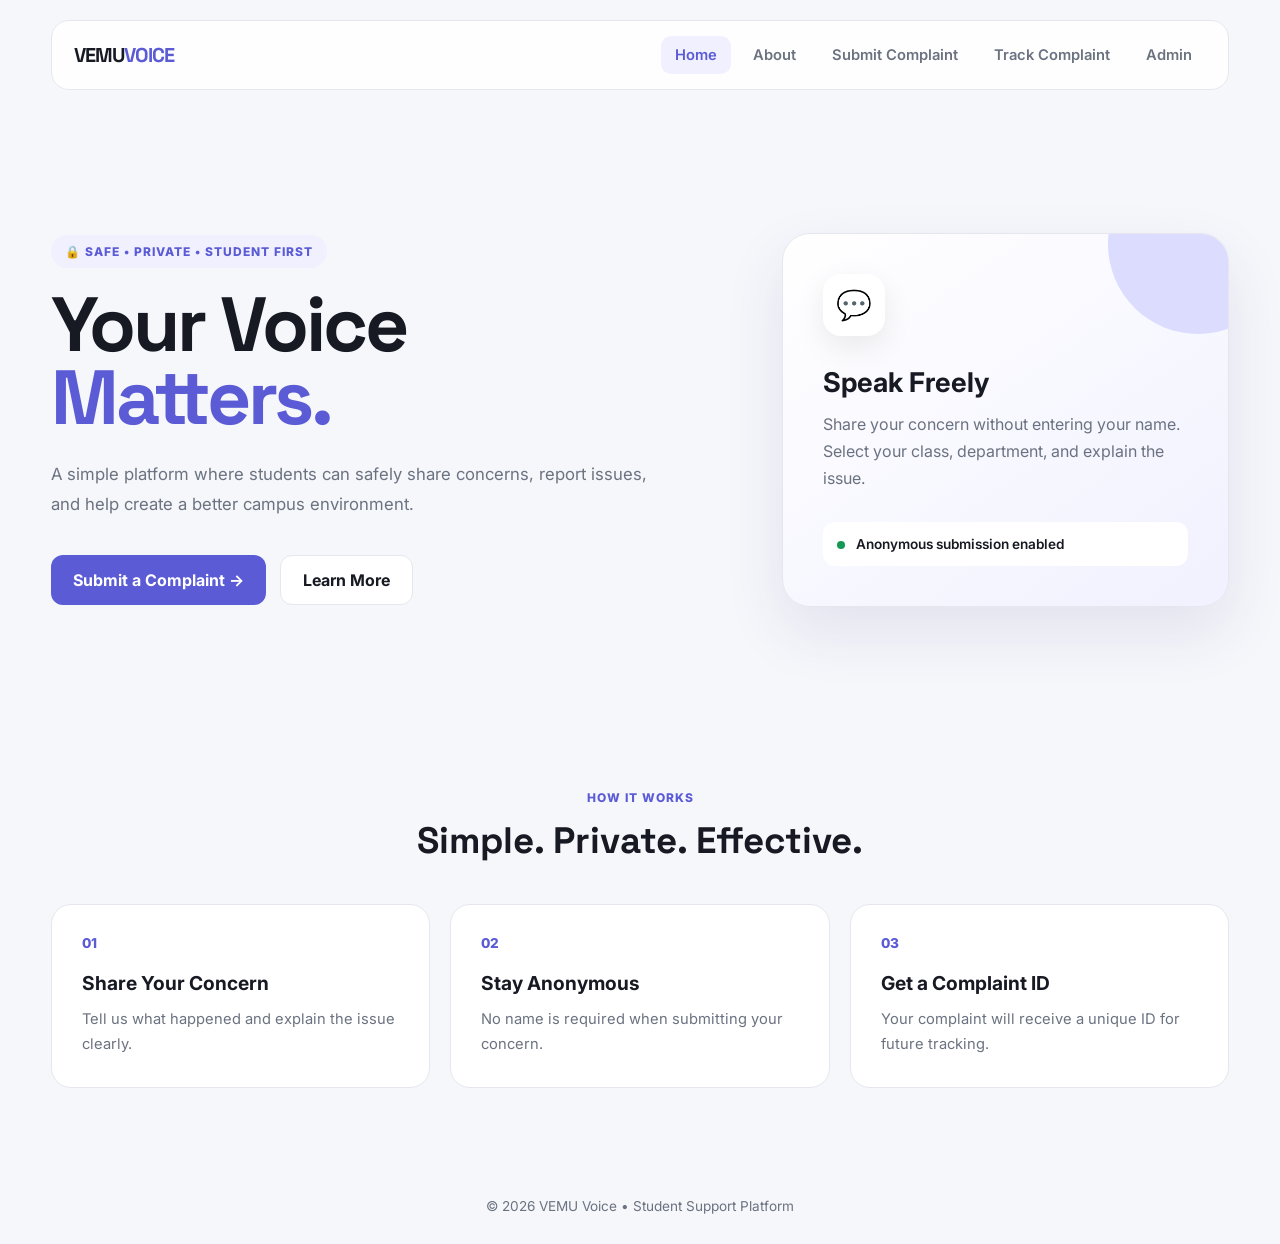
<file: index.html>
<!DOCTYPE html>
<html lang="en">

<head>
    <meta charset="UTF-8">
    <meta name="viewport" content="width=device-width, initial-scale=1.0">

    <title>VEMU Voice | Student Support Platform</title>

    <link rel="stylesheet" href="style.css">
</head>

<body>

    <!-- Navigation -->
    <nav class="navbar">

    <a href="index.html" class="logo">
        VEMU<span>VOICE</span>
    </a>

    <div class="nav-links">
            <a href="index.html" class="active">Home</a>
            <a href="about.html">About</a>
            <a href="contact.html">Submit Complaint</a>
            <a href="track.html">Track Complaint</a>
            <a href="admin-login.html">Admin</a>
        </div>

    </nav>


    <!-- Hero Section -->
    <main class="hero">

        <section class="hero-content">
            <p class="badge">🔒 SAFE • PRIVATE • STUDENT FIRST</p>

            <h1>
                Your Voice <br>
                <span>Matters.</span>
            </h1>

            <p class="hero-description">
                A simple platform where students can safely share concerns,
                report issues, and help create a better campus environment.
            </p>

            <div class="hero-buttons">
                <a href="contact.html" class="primary-btn">
                    Submit a Complaint →
                </a>

                <a href="about.html" class="secondary-btn">
                    Learn More
                </a>
            </div>
        </section>


        <section class="hero-card">

            <div class="floating-icon">💬</div>

            <h2>Speak Freely</h2>

            <p>
                Share your concern without entering your name.
                Select your class, department, and explain the issue.
            </p>

            <div class="mini-status">
                <span class="status-dot"></span>
                Anonymous submission enabled
            </div>

        </section>

    </main>


    <!-- Features -->
    <section class="features">

        <div class="section-heading">
            <p>HOW IT WORKS</p>
            <h2>Simple. Private. Effective.</h2>
        </div>

        <div class="feature-grid">

            <article class="feature-card">
                <div class="feature-number">01</div>
                <h3>Share Your Concern</h3>
                <p>
                    Tell us what happened and explain the issue clearly.
                </p>
            </article>

            <article class="feature-card">
                <div class="feature-number">02</div>
                <h3>Stay Anonymous</h3>
                <p>
                    No name is required when submitting your concern.
                </p>
            </article>

            <article class="feature-card">
                <div class="feature-number">03</div>
                <h3>Get a Complaint ID</h3>
                <p>
                    Your complaint will receive a unique ID for future tracking.
                </p>
            </article>

        </div>

    </section>


    <!-- Footer -->
    <footer>
        <p>© 2026 VEMU Voice • Student Support Platform</p>
    </footer>

    <script src="script.js"></script>

</body>

</html>
</file>
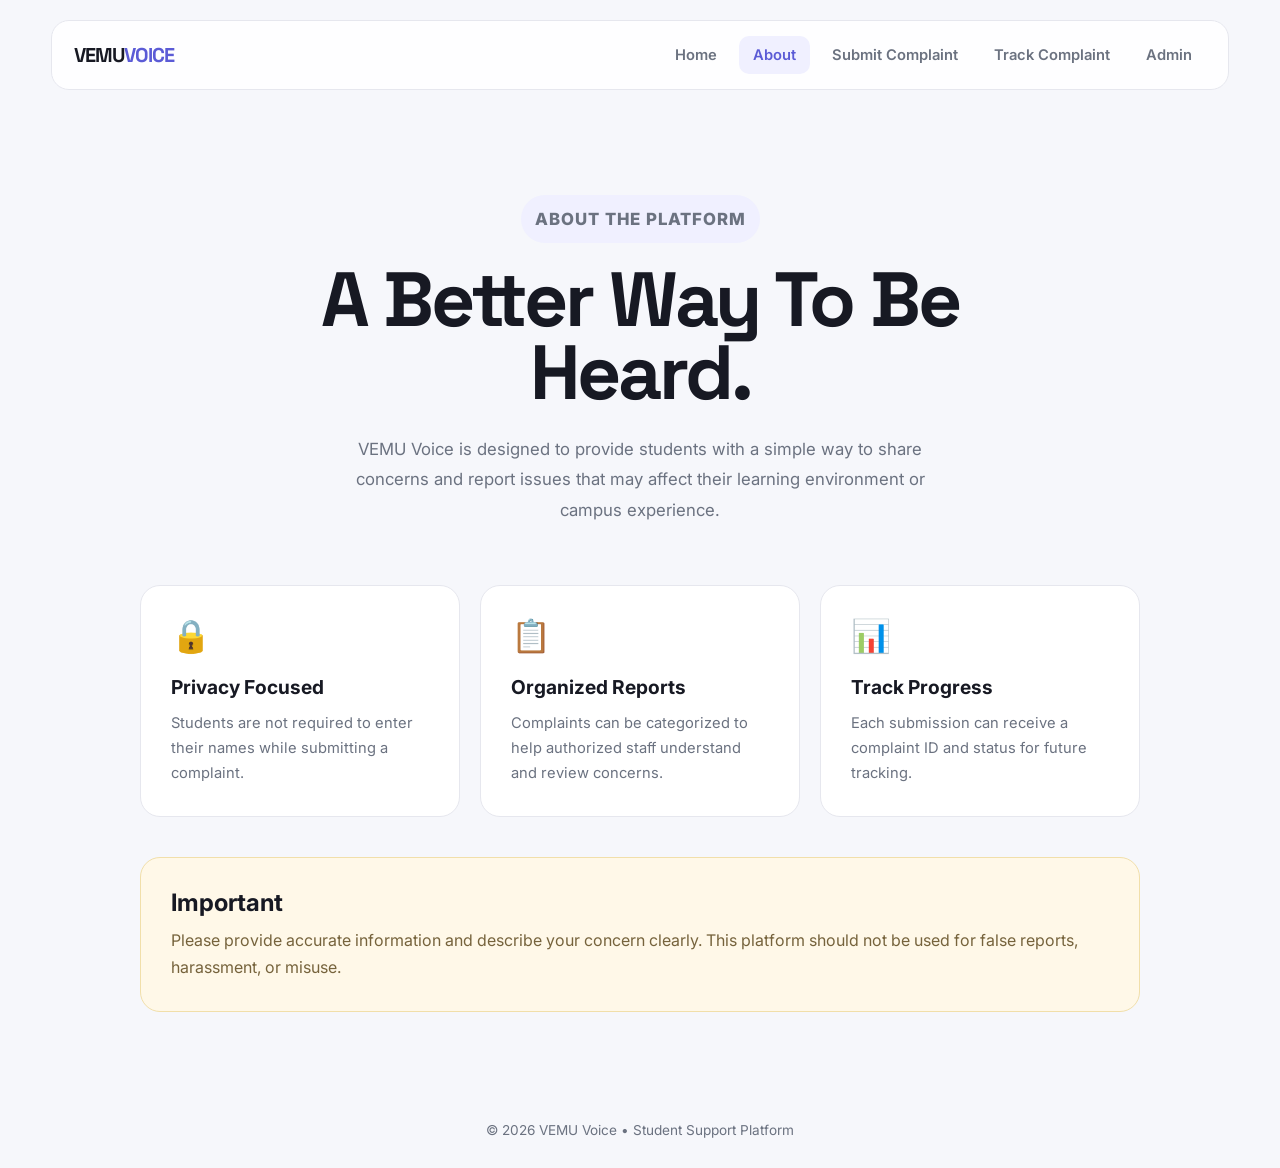
<file: about.html>
<!DOCTYPE html>
<html lang="en">

<head>
    <meta charset="UTF-8">
    <meta name="viewport" content="width=device-width, initial-scale=1.0">

    <title>About | VEMU Voice</title>

    <link rel="stylesheet" href="style.css">
</head>

<body>

    <nav class="navbar">
        <a href="index.html" class="logo">
            VEMU<span>VOICE</span>
        </a>

        <div class="nav-links">
            <a href="index.html">Home</a>
            <a href="about.html" class="active">About</a>
            <a href="contact.html">Submit Complaint</a>
            <a href="track.html">Track Complaint</a>
            <a href="admin-login.html">Admin</a>
        </div>
    </nav>


    <main class="page-container">

        <section class="page-header">
            <p class="badge">ABOUT THE PLATFORM</p>

            <h1>A Better Way To Be Heard.</h1>

            <p>
                VEMU Voice is designed to provide students with a simple
                way to share concerns and report issues that may affect
                their learning environment or campus experience.
            </p>
        </section>


        <section class="info-grid">

            <article class="info-card">
                <div class="card-icon">🔒</div>
                <h2>Privacy Focused</h2>

                <p>
                    Students are not required to enter their names while
                    submitting a complaint.
                </p>
            </article>


            <article class="info-card">
                <div class="card-icon">📋</div>
                <h2>Organized Reports</h2>

                <p>
                    Complaints can be categorized to help authorized staff
                    understand and review concerns.
                </p>
            </article>


            <article class="info-card">
                <div class="card-icon">📊</div>
                <h2>Track Progress</h2>

                <p>
                    Each submission can receive a complaint ID and status
                    for future tracking.
                </p>
            </article>

        </section>


        <section class="important-note">

            <h2>Important</h2>

            <p>
                Please provide accurate information and describe your concern
                clearly. This platform should not be used for false reports,
                harassment, or misuse.
            </p>

        </section>

    </main>


    <footer>
        <p>© 2026 VEMU Voice • Student Support Platform</p>
    </footer>

    <script src="script.js"></script>

</body>

</html>
</file>
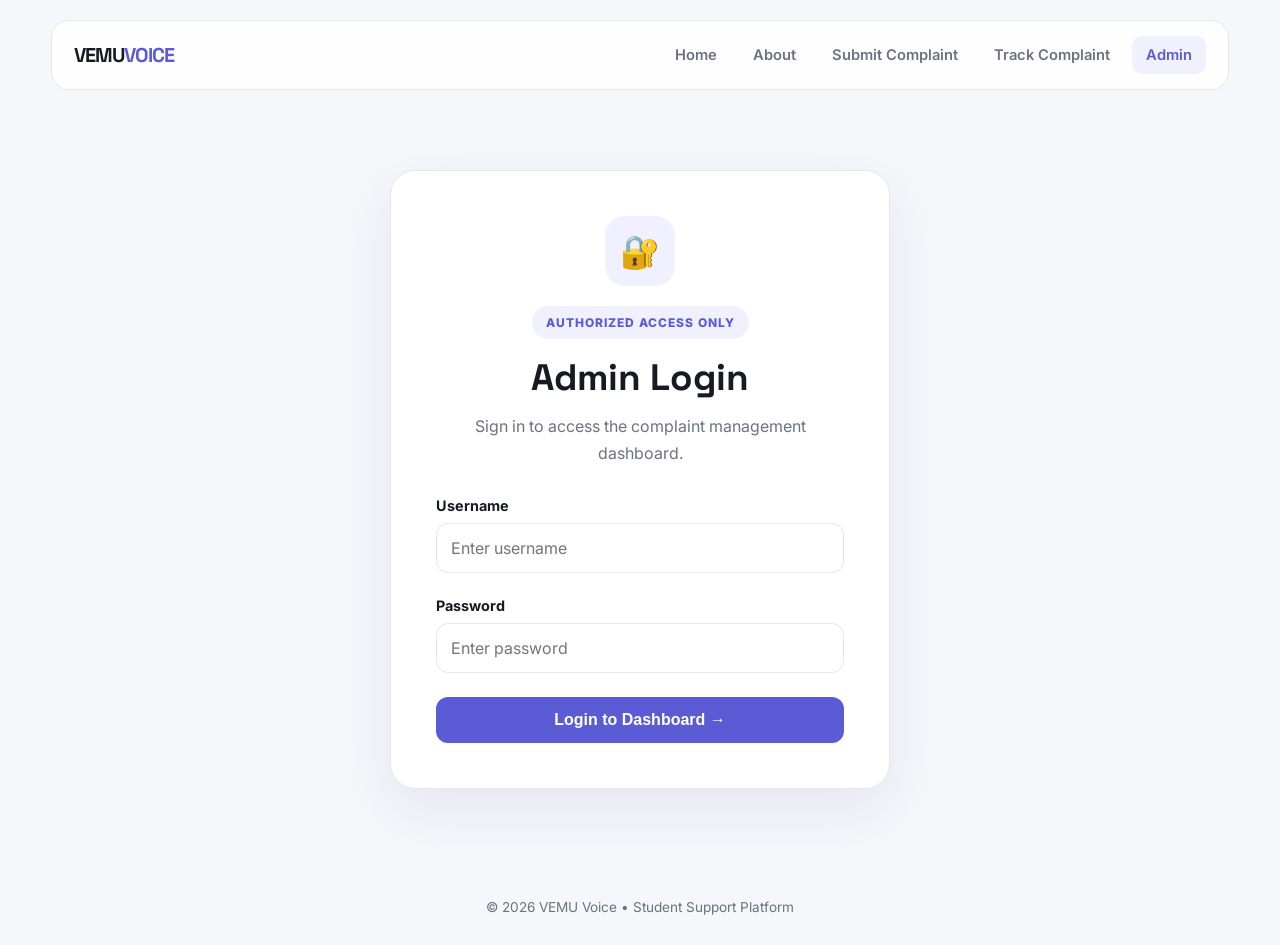
<file: admin-dashboard.html>
<!DOCTYPE html>
<html lang="en">

<head>

    <meta charset="UTF-8">

    <meta name="viewport"
          content="width=device-width, initial-scale=1.0">

    <title>Admin Dashboard | Complaint Management</title>

    <link rel="stylesheet"
          href="admin-dashboard.css">

</head>


<body>


<!-- =========================================================
     SIDEBAR
========================================================= -->

<aside class="sidebar">

    <div class="sidebar-logo">

        <div class="logo-icon">
            Vv
        </div>

        <div>

            <h2>
                VemuVoice
            </h2>

            <span>
                Admin Panel
            </span>

        </div>

    </div>


    <nav class="sidebar-nav">

        <a href="admin-dashboard.html"
           class="nav-item active">

            <span>
                📊
            </span>

            Dashboard

        </a>


        <a href="index.html"
           class="nav-item">

            <span>
                🏠
            </span>

            Main Website

        </a>

    </nav>


    <div class="sidebar-bottom">

        <div class="admin-profile">

            <div class="admin-avatar">
                A
            </div>

            <div>

                <strong>
                    Administrator
                </strong>

                <span>
                    System Admin
                </span>

            </div>

        </div>


        <button id="logoutButton"
                class="logout-btn">

            🚪 Logout

        </button>

    </div>

</aside>



<!-- =========================================================
     MAIN CONTENT
========================================================= -->

<main class="main-content">


    <!-- TOP BAR -->

    <header class="topbar">

        <div>

            <p class="eyebrow">
                ADMINISTRATION
            </p>

            <h1>
                Complaint Dashboard
            </h1>

            <p class="subtitle">
                Monitor, review and manage student complaints.
            </p>

        </div>


        <button id="refreshComplaints"
                class="refresh-btn">

            🔄 Refresh

        </button>

    </header>



    <!-- =====================================================
         STATISTICS
    ===================================================== -->

    <section class="stats-grid">


        <div class="stat-card">

            <div class="stat-icon total">
                📋
            </div>

            <div>

                <span>
                    Total Complaints
                </span>

                <strong id="totalComplaints">
                    0
                </strong>

            </div>

        </div>



        <div class="stat-card">

            <div class="stat-icon submitted">
                🟡
            </div>

            <div>

                <span>
                    Submitted
                </span>

                <strong id="submittedCount">
                    0
                </strong>

            </div>

        </div>



        <div class="stat-card">

            <div class="stat-icon review">
                🔵
            </div>

            <div>

                <span>
                    Under Review
                </span>

                <strong id="reviewCount">
                    0
                </strong>

            </div>

        </div>



        <div class="stat-card">

            <div class="stat-icon resolved">
                🟢
            </div>

            <div>

                <span>
                    Resolved
                </span>

                <strong id="resolvedCount">
                    0
                </strong>

            </div>

        </div>


    </section>



    <!-- =====================================================
         COMPLAINT SECTION
    ===================================================== -->

    <section class="complaints-section">


        <!-- SECTION HEADER -->

        <div class="section-header">

            <div>

                <h2>
                    All Complaints
                </h2>

                <p>
                    Review and manage submitted complaints.
                </p>

            </div>

        </div>



        <!-- =================================================
             SEARCH + FILTER
        ================================================= -->

        <div class="controls">


            <div class="search-box">

                <span>
                    🔍
                </span>

                <input
                    type="text"
                    id="searchComplaint"
                    placeholder="Search by Complaint ID, Roll No., Branch or Sent To..."
                    autocomplete="off"
                >

            </div>



            <div class="filter-box">

                <label for="statusFilter">
                    Status
                </label>

                <select id="statusFilter">

                    <option value="All">
                        All Status
                    </option>

                    <option value="Submitted">
                        Submitted
                    </option>

                    <option value="Under Review">
                        Under Review
                    </option>

                    <option value="In Progress">
                        In Progress
                    </option>

                    <option value="Resolved">
                        Resolved
                    </option>

                </select>

            </div>


        </div>



        <!-- =================================================
             TABLE
        ================================================= -->

        <div class="table-wrapper">

            <table>

                <thead>

                    <tr>

                        <th>
                            Complaint ID
                        </th>

                        <th>
                            Roll No.
                        </th>

                        <th>
                            Class / Branch
                        </th>

                        <th>
                            Category
                        </th>

                        <th>
                            Sent To
                        </th>

                        <th>
                            Status
                        </th>

                        <th>
                            Submitted
                        </th>

                        <th>
                            Action
                        </th>

                    </tr>

                </thead>


                <tbody id="complaintsContainer">

                    <tr>

                        <td
                            colspan="8"
                            class="empty-table"
                        >

                            Loading complaints...

                        </td>

                    </tr>

                </tbody>

            </table>

        </div>


    </section>


</main>



<!-- =========================================================
     COMPLAINT MODAL
========================================================= -->

<div id="complaintModal"
     class="modal">


    <div class="modal-content">


        <!-- MODAL HEADER -->

        <div class="modal-header">

            <div>

                <span class="modal-eyebrow">
                    COMPLAINT DETAILS
                </span>

                <h2 id="modalComplaintId">
                    CMP-XXXXXXXX
                </h2>

            </div>


            <button id="closeModal"
                    class="close-modal">

                ×

            </button>

        </div>



        <!-- =================================================
             COMPLAINT INFORMATION
        ================================================= -->

        <div class="complaint-info-grid">


            <div class="info-item">

                <span>
                    Roll No.
                </span>

                <strong id="modalRollNo">
                    -
                </strong>

            </div>


            <div class="info-item">

                <span>
                    Year
                </span>

                <strong id="modalYear">
                    -
                </strong>

            </div>


            <div class="info-item">

                <span>
                    Branch
                </span>

                <strong id="modalBranch">
                    -
                </strong>

            </div>


            <div class="info-item">

                <span>
                    Category
                </span>

                <strong id="modalCategory">
                    -
                </strong>

            </div>


            <div class="info-item">

                <span>
                    Sent To
                </span>

                <strong id="modalRecipient">
                    -
                </strong>

            </div>


            <div class="info-item">

                <span>
                    Submitted
                </span>

                <strong id="modalDate">
                    -
                </strong>

            </div>


        </div>



        <!-- =================================================
             STATUS MANAGEMENT
        ================================================= -->

        <div class="status-management">


            <div class="current-status">

                <span>
                    Current Status
                </span>

                <strong id="modalStatus">
                    Submitted
                </strong>

            </div>



            <div class="status-control">

                <label for="statusSelect">
                    Change Status
                </label>

                <select id="statusSelect">

                    <option value="Submitted">
                        Submitted
                    </option>

                    <option value="Under Review">
                        Under Review
                    </option>

                    <option value="In Progress">
                        In Progress
                    </option>

                    <option value="Resolved">
                        Resolved
                    </option>

                </select>


                <button
                    id="updateStatusButton"
                    class="update-status-btn"
                >

                    ✓ Update Status

                </button>


                <p id="statusUpdateMessage"
                   class="status-update-message">
                </p>

            </div>


        </div>



        <!-- =================================================
             DESCRIPTION
        ================================================= -->

        <div class="description-box">

            <span>
                Complaint Description
            </span>

            <p id="modalMessage">
                -
            </p>

        </div>


    </div>

</div>



<!-- =========================================================
     JAVASCRIPT
========================================================= -->

<script src="script.js"></script>


</body>

</html>
</file>
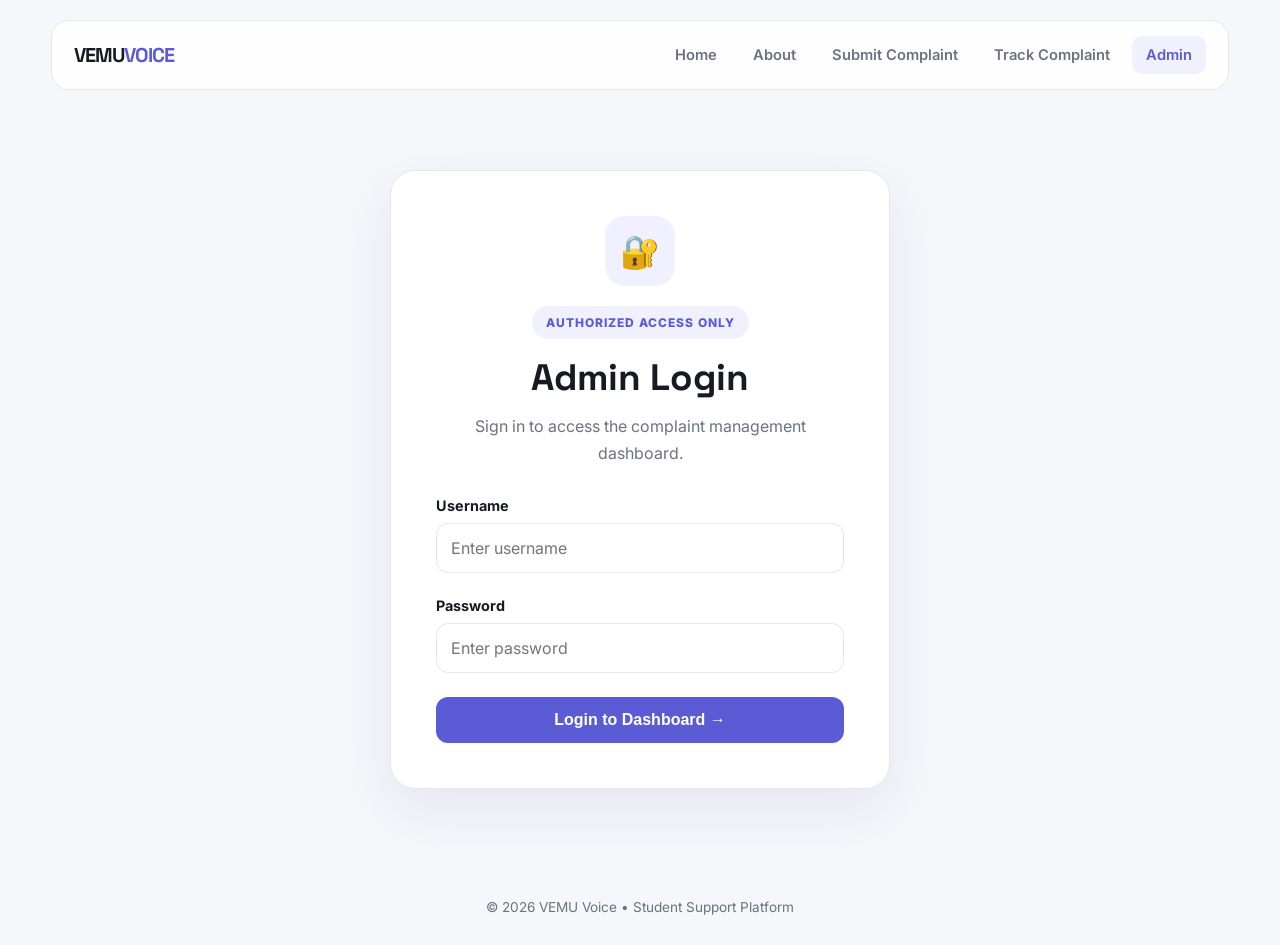
<file: admin-login.html>
<!DOCTYPE html>
<html lang="en">

<head>
    <meta charset="UTF-8">
    <meta name="viewport" content="width=device-width, initial-scale=1.0">

    <title>Admin Login | VEMU Voice</title>

    <link rel="stylesheet" href="style.css">
</head>

<body>

    <nav class="navbar">

        <a href="index.html" class="logo">
            VEMU<span>VOICE</span>
        </a>

    <div class="nav-links">
        <a href="index.html">Home</a>
        <a href="about.html">About</a>
        <a href="contact.html">Submit Complaint</a>
        <a href="track.html">Track Complaint</a>
        <a href="admin-login.html" class="active">Admin</a>
    </div>

    </nav>


    <main class="admin-login-page">

        <section class="admin-login-card">

            <div class="admin-icon">🔐</div>

            <p class="badge">AUTHORIZED ACCESS ONLY</p>

            <h1>Admin Login</h1>

            <p class="admin-description">
                Sign in to access the complaint management dashboard.
            </p>


            <form id="adminLoginForm">

                <div class="input-group">

                    <label for="adminUsername">
                        Username
                    </label>

                    <input
                        type="text"
                        id="adminUsername"
                        placeholder="Enter username"
                        required
                    >

                </div>


                <div class="input-group">

                    <label for="adminPassword">
                        Password
                    </label>

                    <input
                        type="password"
                        id="adminPassword"
                        placeholder="Enter password"
                        required
                    >

                </div>


                <button type="submit" class="submit-btn">
                    Login to Dashboard →
                </button>

            </form>


            <div
                id="loginError"
                class="login-error hidden"
            >
                Invalid username or password.
            </div>

        </section>

    </main>


    <footer>
        <p>© 2026 VEMU Voice • Student Support Platform</p>
    </footer>


    <script src="script.js"></script>

</body>

</html>
</file>
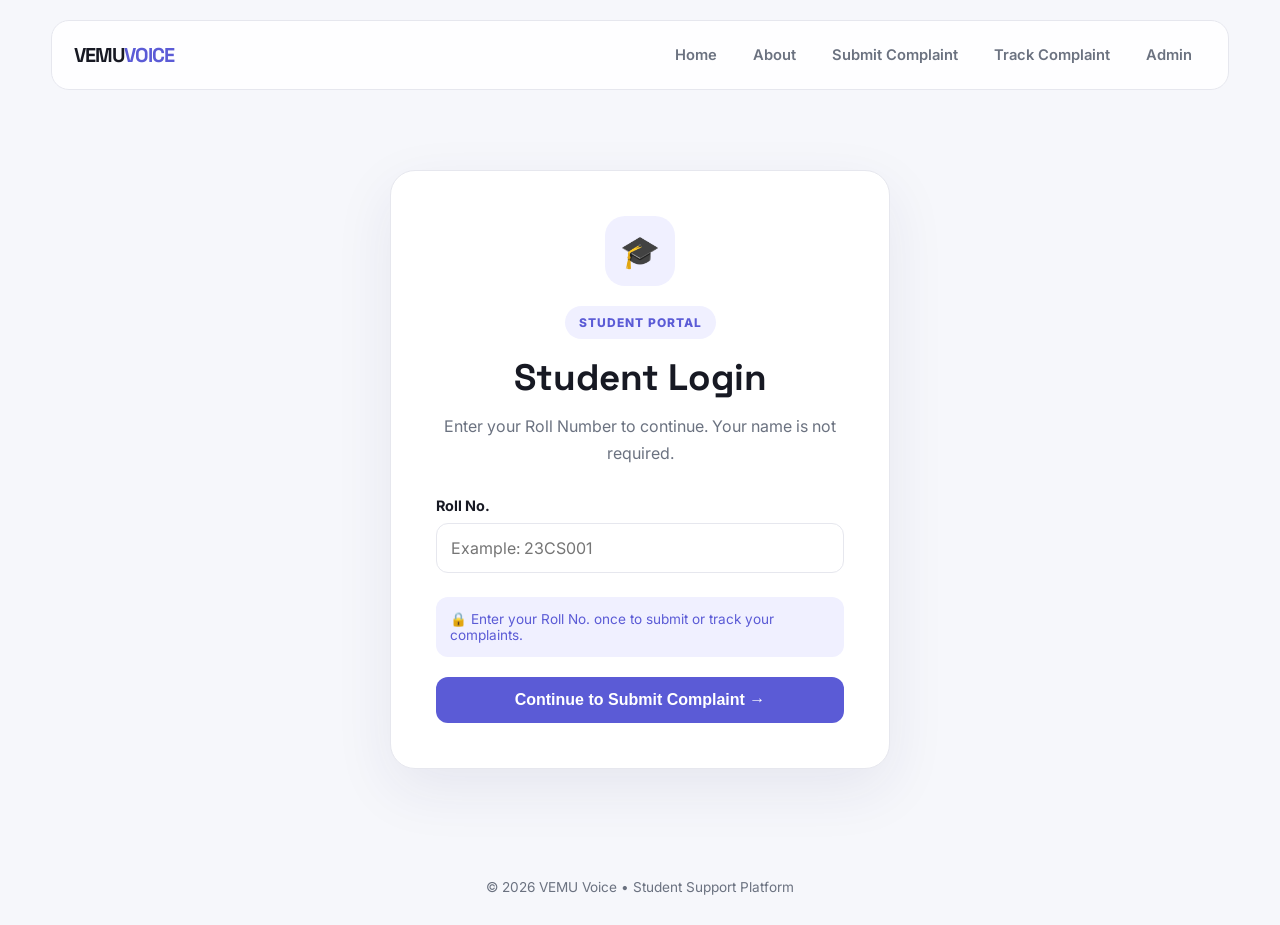
<file: contact.html>
<!DOCTYPE html>
<html lang="en">

<head>
    <meta charset="UTF-8">
    <meta name="viewport" content="width=device-width, initial-scale=1.0">

    <title>Submit Complaint | VEMU Voice</title>
 
    <link rel="stylesheet" href="style.css">
</head>

<body>

    <nav class="navbar">
        <a href="index.html" class="logo">
            VEMU<span>VOICE</span>
        </a>
        <div class="nav-links">
            <a href="index.html">Home</a>
            <a href="about.html">About</a>
            <a href="contact.html" class="active">Submit Complaint</a>
            <a href="track.html">Track Complaint</a>
            <a href="admin-login.html">Admin</a>
        </div>
    </nav>


    <main class="complaint-page">

        <section class="form-intro">

            <p class="badge">STUDENT SUPPORT</p>

            <h1>Share Your Concern</h1>

            <p>
                Your name is not required. Please provide enough information
                to help the appropriate authorized staff understand the concern.
            </p>

        </section>


        <section class="form-card">

            <form id="complaintForm">

                <div class="form-row">

                    <div class="input-group">
                        <label for="year">Class / Year</label>

                        <select id="year" required>
                            <option value="">Select your year</option>
                            <option value="1st Year">1st Year</option>
                            <option value="2nd Year">2nd Year</option>
                            <option value="3rd Year">3rd Year</option>
                            <option value="4th Year">4th Year</option>
                        </select>
                    </div>

                    <div class="input-group">
                        <label for="branch">Classroom / Branch</label>

                        <input
                            type="text"
                            id="branch"
                            placeholder="Example: CSE - AI & DS"
                            required
                        >
                    </div>

                </div>


                <div class="form-row">

                    <div class="input-group">

                        <label for="category">Complaint Category</label>

                        <select id="category" required>
                            <option value="">Select a category</option>
                            <option value="Academic">Academic</option>
                            <option value="Faculty">Faculty</option>
                            <option value="Infrastructure">Infrastructure</option>
                            <option value="Hostel">Hostel</option>
                            <option value="Transport">Transport</option>
                            <option value="Canteen">Canteen</option>
                            <option value="Examination">Examination</option>
                            <option value="Fees">Fees</option>
                            <option value="student related - concern">student related - concern</option>
                            <option value="Other">Other</option>
                        </select>

                    </div>

                    <div class="input-group">

                        <label for="recipient">Send Complaint To</label>

                        <select id="recipient" required>
                            <option value="">Select recipient</option>
                            <option value="Class Teacher">Class Teacher</option>
                            <option value="HOD">HOD</option>
                            <option value="Principal">Principal</option>
                        </select>

                    </div>

                </div>


                <div class="input-group">

                    <label for="message">
                        Complaint Description
                    </label>

                    <textarea
                        id="message"
                        maxlength="1000"
                        placeholder="Describe your concern clearly. If necessary, you may include relevant details to help explain the situation."
                        required></textarea>

                    <div class="text-info">

                        <span>Please be clear and respectful.</span>

                        <span id="charCount">0 / 1000</span>

                    </div>

                </div>


                <div class="privacy-note">
                    🔒 Your name is not requested in this form.
                </div>


                <button type="submit" class="submit-btn">
                    Submit Complaint →
                </button>

            </form>

        </section>

    </main>


    <footer>
        <p>© 2026 VEMU Voice • Student Support Platform</p>
    </footer>

    <script src="script.js"></script>

</body>

</html>
</file>
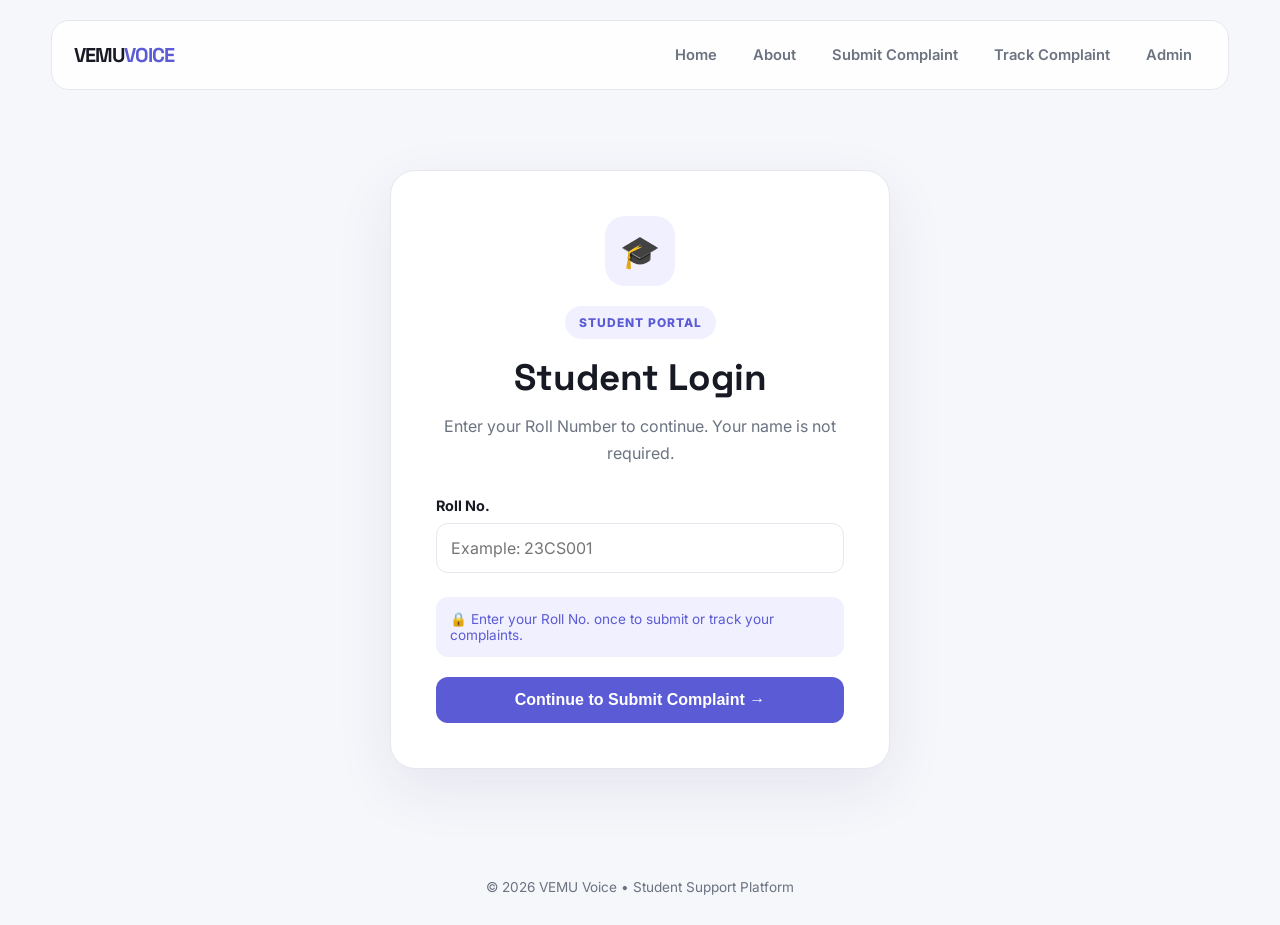
<file: login.html>
<!DOCTYPE html>
<html lang="en">

<head>
    <meta charset="UTF-8">
    <meta name="viewport" content="width=device-width, initial-scale=1.0">

    <title>Student Login | VEMU Voice</title>

    <link rel="stylesheet" href="style.css">
</head>

<body>

    <nav class="navbar">
        <a href="index.html" class="logo">
            VEMU<span>VOICE</span>
        </a>

        <div class="nav-links">
            <a href="index.html">Home</a>
            <a href="about.html">About</a>
            <a href="contact.html">Submit Complaint</a>
            <a href="track.html">Track Complaint</a>
            <a href="admin-login.html">Admin</a>
        </div>
    </nav>


    <main class="admin-login-page">

        <section class="admin-login-card">

            <div class="admin-icon">🎓</div>

            <p class="badge">STUDENT PORTAL</p>

            <h1>Student Login</h1>

            <p class="admin-description">
                Enter your Roll Number to continue. Your name is not required.
            </p>


            <form id="studentLoginForm">

                <div class="input-group">

                    <label for="studentRollNumber">
                        Roll No.
                    </label>

                    <input
                        type="text"
                        id="studentRollNumber"
                        placeholder="Example: 23CS001"
                        autocomplete="off"
                        required
                    >

                </div>


                <div class="privacy-note" style="text-align: left; margin-bottom: 20px;">
                    🔒 Enter your Roll No. once to submit or track your complaints.
                </div>


                <button type="submit" class="submit-btn">
                    Continue to Submit Complaint →
                </button>

            </form>


            <div
                id="studentLoginError"
                class="login-error hidden"
            >
                Please enter a valid Roll Number.
            </div>

        </section>

    </main>


    <footer>
        <p>© 2026 VEMU Voice • Student Support Platform</p>
    </footer>


    <script src="script.js"></script>

</body>

</html>
</file>
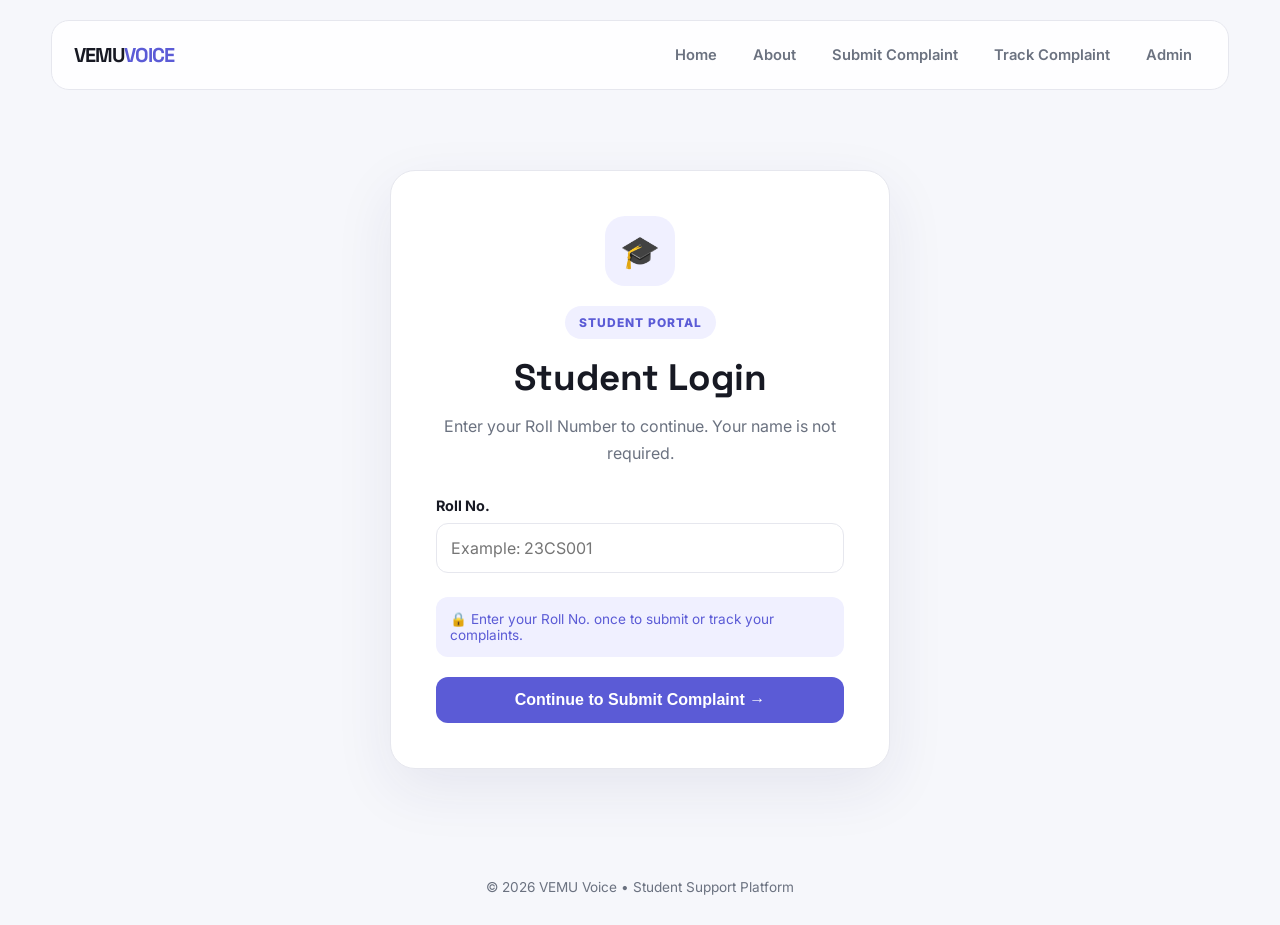
<file: success.html>
<!DOCTYPE html>
<html lang="en">

<head>
    <meta charset="UTF-8">
    <meta name="viewport" content="width=device-width, initial-scale=1.0">

    <title>Complaint Submitted | VEMU Voice</title>

    <link rel="stylesheet" href="style.css">
</head>

<body>

    <!-- Navigation containing ONLY Home, Submit Complaint, Track Complaint -->
    <nav class="navbar">
        <a href="index.html" class="logo">
            VEMU<span>VOICE</span>
        </a>

        <div class="nav-links">
            <a href="index.html">Home</a>
            <a href="contact.html">Submit Complaint</a>
            <a href="track.html">Track Complaint</a>
        </div>
    </nav>


    <main class="complaint-page">

        <section class="form-intro">

            <p class="badge">✓ SUBMISSION COMPLETE</p>

            <h1>Complaint Submitted</h1>

            <p>
                Your concern has been submitted successfully and registered in the system.
            </p>

        </section>


        <section class="form-card">

            <div class="success-box">

                <div class="success-icon">✓</div>

                <h2>Thank You for Speaking Up</h2>

                <p>
                    Your complaint has been forwarded to the selected authority for review.
                </p>

                <div class="complaint-id">
                    <span>YOUR UNIQUE COMPLAINT ID</span>
                    <strong id="displayComplaintId">CMP-XXXXXXXX</strong>
                </div>

                <p class="save-note">
                    ⚠️ Please copy and save this Complaint ID. You will need it to track your complaint's progress.
                </p>

                <div class="hero-buttons" style="justify-content: center; margin-top: 25px;">
                    <a id="trackComplaintBtn" href="track.html" class="primary-btn">
                        Track This Complaint 🔍
                    </a>

                    <a href="contact.html" class="secondary-btn">
                        Submit Another Concern
                    </a>
                </div>

            </div>

        </section>

    </main>


    <footer>
        <p>© 2026 VEMU Voice • Student Support Platform</p>
    </footer>

    <script src="script.js"></script>

</body>

</html>
</file>
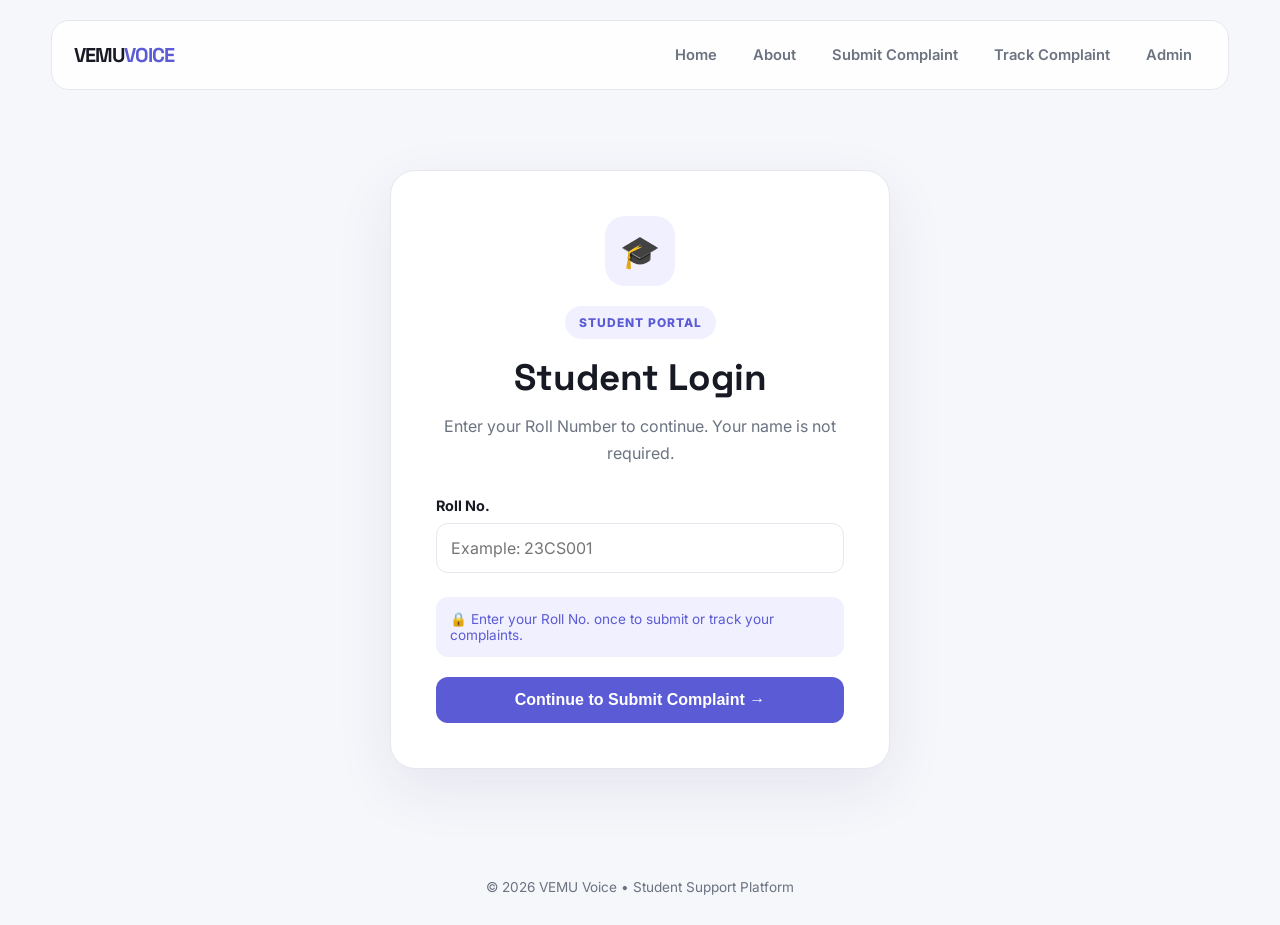
<file: track.html>
<!DOCTYPE html>
<html lang="en">

<head>
    <meta charset="UTF-8">
    <meta name="viewport" content="width=device-width, initial-scale=1.0">

    <title>Track Complaint | VEMU Voice</title>

    <link rel="stylesheet" href="style.css">
</head>

<body>

    <!-- NAVBAR -->
    <nav class="navbar">

        <a href="index.html" class="logo">
            VEMU<span>VOICE</span>
        </a>

        <div class="nav-links">
            <a href="index.html">Home</a>
            <a href="about.html">About</a>
            <a href="contact.html">Submit Complaint</a>
            <a href="track.html" class="active">Track Complaint</a>
            <a href="admin-login.html">Admin</a>
        </div>

    </nav>


    <!-- MAIN -->
    <main class="track-page">

        <section class="track-intro">

            <p class="badge">COMPLAINT TRACKING</p>

            <h1>Track Your Complaint</h1>

            <p>
                Enter the complaint ID you received after submitting
                your concern to check its current status.
            </p>

        </section>


        <!-- TRACKING CARD -->
        <section class="track-card">

            <form id="trackForm">

                <div class="input-group">

                    <label for="trackComplaintId">
                        Complaint ID
                    </label>

                    <input
                        type="text"
                        id="trackComplaintId"
                        placeholder="Example: CMP-B84893F6"
                        autocomplete="off"
                        required
                    >

                </div>


                <button type="submit" class="submit-btn">
                    Track Status 🔍
                </button>

            </form>


            <!-- RESULT BOX -->
            <div id="trackingResult" class="tracking-result hidden">

                <div class="result-icon">🔍</div>

                <h2>Complaint Details</h2>


                <div class="result-details">

                    <div class="result-row">
                        <span>Complaint ID</span>
                        <strong id="resultComplaintId">-</strong>
                    </div>

                    <div class="result-row">
                        <span>Student Roll No.</span>
                        <strong id="resultRollNo">-</strong>
                    </div>

                    <div class="result-row">
                        <span>Class / Year</span>
                        <strong id="resultYear">-</strong>
                    </div>

                    <div class="result-row">
                        <span>Classroom / Branch</span>
                        <strong id="resultBranch">-</strong>
                    </div>

                    <div class="result-row">
                        <span>Category</span>
                        <strong id="resultCategory">-</strong>
                    </div>

                    <div class="result-row">
                        <span>Sent To</span>
                        <strong id="resultRecipient">-</strong>
                    </div>

                    <div class="result-row">
                        <span>Submitted On</span>
                        <strong id="resultDate">-</strong>
                    </div>

                    <div class="result-row">
                        <span>Complaint Status</span>
                        <strong id="resultStatus" class="status-badge submitted">Submitted</strong>
                    </div>

                </div>

                <div style="margin-top: 25px; text-align: left; background: white; padding: 20px; border-radius: 14px; border: 1px solid var(--border);">
                    <span style="font-size: 0.8rem; font-weight: 700; color: var(--muted); text-transform: uppercase; letter-spacing: 0.5px; display: block; margin-bottom: 8px;">
                        Complaint Description
                    </span>
                    <p id="resultMessage" style="color: var(--text); font-size: 0.92rem; line-height: 1.6; white-space: pre-wrap;">
                        -
                    </p>
                </div>

            </div>


            <!-- ERROR BOX -->
            <div id="trackingError" class="tracking-error hidden">

                <h3>Complaint not found.</h3>

                <p>
                    Please check your Complaint ID and try again.
                </p>

            </div>

        </section>

    </main>


    <!-- FOOTER -->
    <footer>
        <p>© 2026 VEMU Voice • Student Support Platform</p>
    </footer>


    <script src="script.js"></script>

</body>

</html>
</file>
<file: style.css>
@import url('https://fonts.googleapis.com/css2?family=Inter:wght@400;500;600;700;800&family=Space+Grotesk:wght@500;600;700&display=swap');

:root {
    --bg: #f6f7fb;
    --surface: #ffffff;
    --text: #171923;
    --muted: #6b7280;
    --primary: #5b5bd6;
    --primary-dark: #4545b8;
    --border: #e6e7ee;
    --soft: #f0f0ff;
    --success: #159957;
    --danger: #d14343;
    --danger-bg: #fff0f0;
}

* {
    margin: 0;
    padding: 0;
    box-sizing: border-box;
}

body {
    min-height: 100vh;
    background: var(--bg);
    color: var(--text);
    font-family: "Inter", sans-serif;
}


/* =========================================================
   NAVBAR
========================================================= */

.navbar {
    width: min(1180px, 92%);
    margin: 20px auto;
    padding: 15px 22px;
    background: rgba(255, 255, 255, 0.85);
    border: 1px solid var(--border);
    border-radius: 18px;
    display: flex;
    align-items: center;
    justify-content: space-between;
    backdrop-filter: blur(15px);
}

.logo {
    font-family: "Space Grotesk", sans-serif;
    font-size: 1.25rem;
    font-weight: 800;
    text-decoration: none;
    color: var(--text);
    letter-spacing: -1px;
}

.logo span {
    color: var(--primary);
}

.nav-links {
    display: flex;
    gap: 8px;
}

.nav-links a {
    color: var(--muted);
    text-decoration: none;
    font-size: 0.92rem;
    font-weight: 600;
    padding: 10px 14px;
    border-radius: 10px;
    transition: 0.25s;
}

.nav-links a:hover,
.nav-links a.active {
    color: var(--primary);
    background: var(--soft);
}


/* =========================================================
   HERO
========================================================= */

.hero {
    width: min(1180px, 92%);
    min-height: 580px;
    margin: 40px auto 70px;
    display: grid;
    grid-template-columns: 1.2fr 0.8fr;
    gap: 60px;
    align-items: center;
}

.badge {
    display: inline-block;
    padding: 9px 14px;
    background: var(--soft);
    color: var(--primary);
    border-radius: 100px;
    font-size: 0.75rem;
    font-weight: 800;
    letter-spacing: 1px;
    margin-bottom: 20px;
}

.hero h1,
.page-header h1,
.form-intro h1,
.track-intro h1 {
    font-family: "Space Grotesk", sans-serif;
    font-size: clamp(3rem, 6vw, 5.5rem);
    line-height: 0.95;
    letter-spacing: -3px;
}

.hero h1 span {
    color: var(--primary);
}

.hero-description,
.page-header p,
.form-intro p,
.track-intro p {
    max-width: 620px;
    margin-top: 25px;
    color: var(--muted);
    font-size: 1.05rem;
    line-height: 1.8;
}

.hero-buttons {
    display: flex;
    gap: 14px;
    margin-top: 35px;
}

.primary-btn,
.secondary-btn,
.submit-btn {
    display: inline-flex;
    align-items: center;
    justify-content: center;
    padding: 14px 22px;
    border-radius: 12px;
    text-decoration: none;
    font-weight: 700;
    transition: 0.25s;
}

.primary-btn,
.submit-btn {
    background: var(--primary);
    color: white;
    border: none;
    cursor: pointer;
}

.primary-btn:hover,
.submit-btn:hover {
    background: var(--primary-dark);
    transform: translateY(-2px);
}

.submit-btn:disabled {
    opacity: 0.7;
    cursor: not-allowed;
    transform: none;
}

.secondary-btn {
    background: white;
    color: var(--text);
    border: 1px solid var(--border);
}

.secondary-btn:hover {
    background: var(--soft);
}


/* =========================================================
   HERO CARD
========================================================= */

.hero-card {
    background: linear-gradient(145deg, #ffffff, #f1f1ff);
    padding: 40px;
    border-radius: 28px;
    border: 1px solid var(--border);
    box-shadow: 0 25px 60px rgba(50, 50, 120, 0.1);
    position: relative;
    overflow: hidden;
}

.hero-card::before {
    content: "";
    position: absolute;
    width: 180px;
    height: 180px;
    background: #dcdcff;
    border-radius: 50%;
    top: -80px;
    right: -60px;
}

.floating-icon {
    position: relative;
    width: 62px;
    height: 62px;
    display: grid;
    place-items: center;
    font-size: 1.8rem;
    background: white;
    border-radius: 18px;
    box-shadow: 0 10px 30px rgba(0, 0, 0, 0.08);
}

.hero-card h2 {
    position: relative;
    margin-top: 30px;
    font-size: 1.7rem;
}

.hero-card p {
    position: relative;
    margin-top: 12px;
    color: var(--muted);
    line-height: 1.7;
}

.mini-status {
    position: relative;
    margin-top: 30px;
    padding: 14px;
    background: white;
    border-radius: 12px;
    font-size: 0.85rem;
    font-weight: 600;
}

.status-dot {
    display: inline-block;
    width: 8px;
    height: 8px;
    background: var(--success);
    border-radius: 50%;
    margin-right: 8px;
}


/* =========================================================
   FEATURES
========================================================= */

.features {
    width: min(1180px, 92%);
    margin: 80px auto;
}

.section-heading {
    text-align: center;
    margin-bottom: 40px;
}

.section-heading p {
    color: var(--primary);
    font-size: 0.75rem;
    font-weight: 800;
    letter-spacing: 1px;
}

.section-heading h2 {
    margin-top: 12px;
    font-family: "Space Grotesk", sans-serif;
    font-size: 2.3rem;
}

.feature-grid,
.info-grid {
    display: grid;
    grid-template-columns: repeat(3, 1fr);
    gap: 20px;
}

.feature-card,
.info-card {
    background: var(--surface);
    border: 1px solid var(--border);
    padding: 30px;
    border-radius: 20px;
    transition: 0.25s;
}

.feature-card:hover,
.info-card:hover {
    transform: translateY(-6px);
    box-shadow: 0 20px 40px rgba(40, 40, 100, 0.08);
}

.feature-number {
    color: var(--primary);
    font-weight: 800;
    font-size: 0.85rem;
}

.feature-card h3,
.info-card h2 {
    margin-top: 20px;
    font-size: 1.2rem;
}

.feature-card p,
.info-card p {
    margin-top: 12px;
    color: var(--muted);
    line-height: 1.7;
    font-size: 0.92rem;
}


/* =========================================================
   ABOUT / COMPLAINT PAGE
========================================================= */

.page-container,
.complaint-page,
.track-page {
    width: min(1000px, 92%);
    margin: 80px auto;
}

.page-header,
.form-intro,
.track-intro {
    text-align: center;
    max-width: 750px;
    margin: auto;
}

.page-header p,
.form-intro p,
.track-intro p {
    margin-left: auto;
    margin-right: auto;
}

.info-grid {
    margin-top: 60px;
}

.card-icon {
    font-size: 2rem;
}

.important-note {
    margin-top: 40px;
    padding: 30px;
    background: #fff8e8;
    border: 1px solid #f1dfaa;
    border-radius: 20px;
}

.important-note p {
    margin-top: 10px;
    color: #76633c;
    line-height: 1.7;
}


/* =========================================================
   COMPLAINT FORM
========================================================= */

.form-card,
.track-card {
    max-width: 800px;
    margin: 50px auto 0;
    padding: 40px;
    background: white;
    border: 1px solid var(--border);
    border-radius: 25px;
    box-shadow: 0 20px 60px rgba(40, 40, 100, 0.08);
}

.form-row {
    display: grid;
    grid-template-columns: 1fr 1fr;
    gap: 20px;
}

.input-group {
    margin-bottom: 24px;
}

.input-group label {
    display: block;
    margin-bottom: 9px;
    font-size: 0.9rem;
    font-weight: 700;
}

.input-group input,
.input-group select,
.input-group textarea {
    width: 100%;
    padding: 14px;
    border: 1px solid var(--border);
    border-radius: 12px;
    font: inherit;
    outline: none;
    transition: 0.2s;
}

.input-group input:focus,
.input-group select:focus,
.input-group textarea:focus {
    border-color: var(--primary);
    box-shadow: 0 0 0 4px rgba(91, 91, 214, 0.1);
}

textarea {
    min-height: 170px;
    resize: vertical;
}

.text-info {
    display: flex;
    justify-content: space-between;
    margin-top: 8px;
    color: var(--muted);
    font-size: 0.75rem;
}

.privacy-note {
    padding: 14px;
    margin-bottom: 22px;
    background: var(--soft);
    color: var(--primary);
    border-radius: 12px;
    font-size: 0.85rem;
}

.submit-btn {
    width: 100%;
    font-size: 1rem;
}


/* =========================================================
   SUCCESS SCREEN
========================================================= */

.success-box {
    text-align: center;
    padding: 30px 10px;
}

.hidden {
    display: none;
}

.success-icon {
    width: 70px;
    height: 70px;
    margin: auto;
    display: grid;
    place-items: center;
    background: #e8fff2;
    color: var(--success);
    border-radius: 50%;
    font-size: 2rem;
    font-weight: bold;
}

.success-box h2 {
    margin-top: 20px;
}

.success-box > p {
    margin-top: 10px;
    color: var(--muted);
}

.complaint-id {
    margin: 25px auto;
    padding: 20px;
    max-width: 400px;
    background: var(--soft);
    border-radius: 15px;
}

.complaint-id span {
    display: block;
    font-size: 0.7rem;
    color: var(--muted);
    letter-spacing: 1px;
}

.complaint-id strong {
    display: block;
    margin-top: 8px;
    color: var(--primary);
    font-size: 1.4rem;
    letter-spacing: 2px;
}

.save-note {
    margin-bottom: 25px;
}


/* =========================================================
   COMPLAINT TRACKING
========================================================= */

.track-card {
    max-width: 650px;
}

.tracking-result {
    margin-top: 35px;
    padding: 30px;
    background: #fafaff;
    border: 1px solid var(--border);
    border-radius: 20px;
    text-align: center;
}

.result-icon {
    width: 65px;
    height: 65px;
    margin: 0 auto 15px;
    display: grid;
    place-items: center;
    background: var(--soft);
    border-radius: 50%;
    font-size: 1.7rem;
}

.tracking-result h2 {
    font-family: "Space Grotesk", sans-serif;
    font-size: 1.5rem;
    margin-bottom: 25px;
}

.result-details {
    text-align: left;
    border-top: 1px solid var(--border);
}

.result-row {
    display: flex;
    justify-content: space-between;
    gap: 20px;
    padding: 17px 0;
    border-bottom: 1px solid var(--border);
}

.result-row span {
    color: var(--muted);
    font-size: 0.88rem;
}

.result-row strong {
    text-align: right;
    font-size: 0.9rem;
    color: var(--text);
}

#resultStatus {
    color: var(--primary);
}

.tracking-error {
    margin-top: 30px;
    padding: 25px;
    text-align: center;
    background: var(--danger-bg);
    border: 1px solid #f3caca;
    border-radius: 18px;
}

.tracking-error h3 {
    color: var(--danger);
}

.tracking-error p {
    margin-top: 8px;
    color: var(--muted);
    font-size: 0.9rem;
}


/* =========================================================
   FOOTER
========================================================= */

footer {
    padding: 30px;
    text-align: center;
    color: var(--muted);
    font-size: 0.85rem;
}


/* =========================================================
   RESPONSIVE
========================================================= */

@media (max-width: 750px) {

    .navbar {
        flex-direction: column;
        gap: 15px;
    }

    .hero {
        grid-template-columns: 1fr;
        gap: 40px;
        margin-top: 50px;
    }

    .hero h1 {
        font-size: 4rem;
    }

    .feature-grid,
    .info-grid,
    .form-row {
        grid-template-columns: 1fr;
    }

    .nav-links {
        flex-wrap: wrap;
        justify-content: center;
    }

    .hero-buttons {
        flex-direction: column;
    }

    .form-card,
    .track-card {
        padding: 25px;
    }

    .result-row {
        flex-direction: column;
        gap: 6px;
    }

    .result-row strong {
        text-align: left;
    }

}
/* =========================================================
   ADMIN LOGIN
========================================================= */

.admin-login-page {
    width: min(500px, 92%);
    margin: 80px auto;
}

.admin-login-card {
    padding: 45px;
    background: white;
    border: 1px solid var(--border);
    border-radius: 25px;
    box-shadow: 0 20px 60px rgba(40, 40, 100, 0.08);
    text-align: center;
}

.admin-icon {
    width: 70px;
    height: 70px;
    margin: 0 auto 20px;
    display: grid;
    place-items: center;
    background: var(--soft);
    border-radius: 20px;
    font-size: 2rem;
}

.admin-login-card .badge {
    margin-bottom: 15px;
}

.admin-login-card h1 {
    font-family: "Space Grotesk", sans-serif;
    font-size: 2.3rem;
}

.admin-description {
    margin: 12px auto 30px;
    color: var(--muted);
    line-height: 1.7;
}

.admin-login-card form {
    text-align: left;
}

.login-error {
    margin-top: 20px;
    padding: 13px;
    background: var(--danger-bg);
    color: var(--danger);
    border: 1px solid #f3caca;
    border-radius: 12px;
    font-size: 0.9rem;
}
/* =========================================================
   ADMIN DASHBOARD
========================================================= */

.admin-page {
    width: min(1180px, 92%);
    margin: 50px auto 80px;
}


/* =========================================================
   ADMIN HEADER
========================================================= */

.admin-header {
    display: flex;
    align-items: center;
    justify-content: space-between;
    gap: 30px;
    padding: 35px 40px;
    background: linear-gradient(135deg, #ffffff, #f3f3ff);
    border: 1px solid var(--border);
    border-radius: 25px;
    box-shadow: 0 20px 60px rgba(40, 40, 100, 0.08);
    margin-bottom: 30px;
}

.section-label {
    color: var(--primary);
    font-size: 0.75rem;
    font-weight: 800;
    letter-spacing: 1.5px;
    margin-bottom: 10px;
}

.admin-header h1 {
    font-family: "Space Grotesk", sans-serif;
    font-size: clamp(2rem, 4vw, 3.2rem);
    letter-spacing: -1.5px;
}

.admin-header p:not(.section-label) {
    color: var(--muted);
    margin-top: 10px;
}

.logout-btn {
    border: none;
    background: #fff0f0;
    color: #d64545;
    padding: 13px 20px;
    border-radius: 12px;
    font: inherit;
    font-weight: 700;
    cursor: pointer;
    transition: 0.25s;
    white-space: nowrap;
}

.logout-btn:hover {
    background: #ffe0e0;
    transform: translateY(-2px);
}


/* =========================================================
   STATISTICS
========================================================= */

.admin-stats {
    display: grid;
    grid-template-columns: repeat(4, 1fr);
    gap: 18px;
    margin-bottom: 35px;
}

.admin-stat-card {
    background: var(--surface);
    border: 1px solid var(--border);
    border-radius: 20px;
    padding: 25px;
    transition: 0.25s;
}

.admin-stat-card:hover {
    transform: translateY(-5px);
    box-shadow: 0 18px 40px rgba(40, 40, 100, 0.08);
}

.admin-stat-card span {
    display: block;
    color: var(--muted);
    font-size: 0.85rem;
    font-weight: 600;
}

.admin-stat-card strong {
    display: block;
    margin-top: 12px;
    font-family: "Space Grotesk", sans-serif;
    font-size: 2rem;
    color: var(--text);
}


/* =========================================================
   COMPLAINT MANAGEMENT
========================================================= */

.complaints-section {
    background: var(--surface);
    border: 1px solid var(--border);
    border-radius: 25px;
    padding: 35px;
    box-shadow: 0 20px 60px rgba(40, 40, 100, 0.06);
}

.complaints-header {
    display: flex;
    justify-content: space-between;
    align-items: center;
    gap: 20px;
    margin-bottom: 30px;
}

.complaints-header h2 {
    font-family: "Space Grotesk", sans-serif;
    font-size: 1.8rem;
}


/* =========================================================
   SEARCH + FILTER
========================================================= */

.admin-controls {
    display: grid;
    grid-template-columns: 1fr 220px;
    gap: 15px;
    margin-bottom: 25px;
}

.admin-controls input,
.admin-controls select {
    width: 100%;
    padding: 14px 16px;
    border: 1px solid var(--border);
    border-radius: 12px;
    background: white;
    font: inherit;
    outline: none;
    transition: 0.2s;
}

.admin-controls input:focus,
.admin-controls select:focus {
    border-color: var(--primary);
    box-shadow: 0 0 0 4px rgba(91, 91, 214, 0.1);
}


/* =========================================================
   TABLE
========================================================= */

.table-wrapper {
    width: 100%;
    overflow-x: auto;
    border: 1px solid var(--border);
    border-radius: 16px;
}

.complaints-table {
    width: 100%;
    min-width: 850px;
    border-collapse: collapse;
}

.complaints-table thead {
    background: var(--soft);
}

.complaints-table th {
    text-align: left;
    padding: 16px 18px;
    color: var(--primary);
    font-size: 0.75rem;
    letter-spacing: 0.5px;
    text-transform: uppercase;
}

.complaints-table td {
    padding: 18px;
    border-top: 1px solid var(--border);
    font-size: 0.88rem;
    vertical-align: middle;
}

.complaints-table tbody tr {
    transition: 0.2s;
}

.complaints-table tbody tr:hover {
    background: #fafaff;
}

.complaint-id-cell {
    color: var(--primary);
    font-size: 0.9rem;
    letter-spacing: 0.5px;
}

.branch-text {
    color: var(--muted);
    font-size: 0.8rem;
}


/* =========================================================
   STATUS BADGES
========================================================= */

.status-badge {
    display: inline-flex;
    align-items: center;
    padding: 7px 11px;
    border-radius: 100px;
    font-size: 0.75rem;
    font-weight: 700;
    white-space: nowrap;
}

.status-badge.submitted {
    background: #fff4d6;
    color: #9a6b00;
}

.status-badge.review {
    background: #e8efff;
    color: #3d63d8;
}

.status-badge.resolved {
    background: #e4f9ee;
    color: #159957;
}


/* =========================================================
   VIEW BUTTON
========================================================= */

.view-btn {
    border: none;
    background: var(--soft);
    color: var(--primary);
    padding: 9px 14px;
    border-radius: 10px;
    font: inherit;
    font-size: 0.82rem;
    font-weight: 700;
    cursor: pointer;
    transition: 0.2s;
}

.view-btn:hover {
    background: var(--primary);
    color: white;
    transform: translateY(-2px);
}


/* =========================================================
   EMPTY TABLE
========================================================= */

.empty-table {
    text-align: center;
    padding: 40px !important;
    color: var(--muted);
}


/* =========================================================
   COMPLAINT MODAL
========================================================= */

.complaint-modal {
    position: fixed;
    inset: 0;
    background: rgba(20, 20, 35, 0.55);
    display: none;
    align-items: center;
    justify-content: center;
    padding: 20px;
    z-index: 9999;
    backdrop-filter: blur(5px);
}

.complaint-modal.show {
    display: flex;
}

.modal-content {
    width: min(650px, 100%);
    max-height: 90vh;
    overflow-y: auto;
    background: white;
    border-radius: 24px;
    padding: 32px;
    position: relative;
    box-shadow: 0 30px 80px rgba(0, 0, 0, 0.2);
    animation: modalAppear 0.25s ease;
}

@keyframes modalAppear {
    from {
        opacity: 0;
        transform: translateY(15px) scale(0.98);
    }

    to {
        opacity: 1;
        transform: translateY(0) scale(1);
    }
}

.close-modal {
    position: absolute;
    top: 18px;
    right: 18px;
    width: 38px;
    height: 38px;
    border: none;
    border-radius: 50%;
    background: var(--soft);
    color: var(--text);
    font-size: 1.3rem;
    cursor: pointer;
    transition: 0.2s;
}

.close-modal:hover {
    background: #eeeeff;
}

.modal-label {
    color: var(--primary);
    font-size: 0.72rem;
    font-weight: 800;
    letter-spacing: 1px;
}

.modal-content h2 {
    margin-top: 8px;
    font-family: "Space Grotesk", sans-serif;
    font-size: 1.8rem;
}

.modal-details {
    display: grid;
    grid-template-columns: 1fr 1fr;
    gap: 15px;
    margin: 25px 0;
}

.modal-detail {
    background: var(--bg);
    border: 1px solid var(--border);
    border-radius: 14px;
    padding: 15px;
}

.modal-detail span {
    display: block;
    color: var(--muted);
    font-size: 0.72rem;
    margin-bottom: 6px;
}

.modal-detail strong {
    font-size: 0.9rem;
}

.modal-message {
    margin-top: 20px;
}

.modal-message h3 {
    font-size: 1rem;
    margin-bottom: 10px;
}

.modal-message p {
    background: var(--bg);
    border: 1px solid var(--border);
    padding: 18px;
    border-radius: 14px;
    color: var(--text);
    line-height: 1.7;
    white-space: pre-wrap;
}


/* =========================================================
   RESPONSIVE ADMIN
========================================================= */

@media (max-width: 900px) {

    .admin-stats {
        grid-template-columns: repeat(2, 1fr);
    }

}

@media (max-width: 650px) {

    .admin-page {
        margin-top: 30px;
    }

    .admin-header {
        padding: 25px;
        flex-direction: column;
        align-items: flex-start;
    }

    .logout-btn {
        width: 100%;
    }

    .admin-stats {
        grid-template-columns: 1fr 1fr;
    }

    .admin-stat-card {
        padding: 20px;
    }

    .complaints-section {
        padding: 20px;
    }

    .complaints-header {
        flex-direction: column;
        align-items: flex-start;
    }

    .admin-controls {
        grid-template-columns: 1fr;
    }

    .modal-content {
        padding: 25px;
    }

    .modal-details {
        grid-template-columns: 1fr;
    }

}
</file>
<file: admin-dashboard.css>
/* =========================================================
   GLOBAL
========================================================= */

* {
    margin: 0;
    padding: 0;
    box-sizing: border-box;
}

body {
    font-family: Arial, Helvetica, sans-serif;
    background: #f5f7fb;
    color: #1f2937;
    min-height: 100vh;
}


/* =========================================================
   SIDEBAR
========================================================= */

.sidebar {
    position: fixed;
    left: 0;
    top: 0;

    width: 250px;
    height: 100vh;

    background: #ffffff;

    border-right: 1px solid #e5e7eb;

    display: flex;
    flex-direction: column;

    padding: 28px 18px;

    z-index: 100;
}


.sidebar-logo {
    display: flex;
    align-items: center;
    gap: 12px;

    padding: 0 10px 30px;
}


.logo-icon {
    width: 42px;
    height: 42px;

    border-radius: 12px;

    display: flex;
    align-items: center;
    justify-content: center;

    background: #111827;
    color: white;

    font-size: 20px;
    font-weight: 800;
}


.sidebar-logo h2 {
    font-size: 19px;
    color: #111827;
}


.sidebar-logo span {
    display: block;

    font-size: 11px;
    color: #9ca3af;

    margin-top: 3px;
}


/* =========================================================
   NAVIGATION
========================================================= */

.sidebar-nav {
    display: flex;
    flex-direction: column;
    gap: 7px;
}


.nav-item {
    text-decoration: none;

    display: flex;
    align-items: center;

    gap: 12px;

    padding: 13px 14px;

    border-radius: 11px;

    color: #6b7280;

    font-size: 14px;
    font-weight: 600;

    transition: 0.2s ease;
}


.nav-item:hover {
    background: #f3f4f6;
    color: #111827;
}


.nav-item.active {
    background: #111827;
    color: white;
}


.nav-item span {
    font-size: 17px;
}


/* =========================================================
   SIDEBAR BOTTOM
========================================================= */

.sidebar-bottom {
    margin-top: auto;
}


.admin-profile {
    display: flex;
    align-items: center;

    gap: 10px;

    padding: 15px 8px;

    border-top: 1px solid #eeeeee;

    margin-bottom: 10px;
}


.admin-avatar {
    width: 38px;
    height: 38px;

    border-radius: 50%;

    background: #e5e7eb;

    display: flex;
    align-items: center;
    justify-content: center;

    font-weight: 700;
}


.admin-profile strong {
    display: block;

    font-size: 13px;
}


.admin-profile span {
    display: block;

    font-size: 11px;

    color: #9ca3af;

    margin-top: 3px;
}


.logout-btn {
    width: 100%;

    border: none;

    background: #fef2f2;

    color: #dc2626;

    padding: 11px;

    border-radius: 10px;

    font-weight: 600;

    cursor: pointer;

    transition: 0.2s;
}


.logout-btn:hover {
    background: #fee2e2;
}


/* =========================================================
   MAIN CONTENT
========================================================= */

.main-content {
    margin-left: 250px;

    padding: 38px 42px;

    min-height: 100vh;
}


/* =========================================================
   TOPBAR
========================================================= */

.topbar {
    display: flex;

    justify-content: space-between;
    align-items: center;

    gap: 20px;

    margin-bottom: 32px;
}


.eyebrow {
    font-size: 11px;

    letter-spacing: 1.5px;

    font-weight: 700;

    color: #9ca3af;

    margin-bottom: 6px;
}


.topbar h1 {
    font-size: 30px;

    color: #111827;

    margin-bottom: 6px;
}


.subtitle {
    font-size: 14px;

    color: #6b7280;
}


.refresh-btn {
    border: 1px solid #e5e7eb;

    background: white;

    padding: 11px 17px;

    border-radius: 10px;

    cursor: pointer;

    font-weight: 600;

    color: #374151;

    transition: 0.2s;
}


.refresh-btn:hover {
    background: #f9fafb;

    transform: translateY(-1px);
}


/* =========================================================
   STATISTICS
========================================================= */

.stats-grid {
    display: grid;

    grid-template-columns:
        repeat(auto-fit, minmax(180px, 1fr));

    gap: 18px;

    margin-bottom: 28px;
}


.stat-card {
    background: white;

    border: 1px solid #e8eaf0;

    border-radius: 16px;

    padding: 21px;

    display: flex;

    align-items: center;

    gap: 15px;

    box-shadow:
        0 5px 20px
        rgba(15, 23, 42, 0.035);
}


.stat-icon {
    width: 46px;
    height: 46px;

    border-radius: 12px;

    display: flex;

    align-items: center;
    justify-content: center;

    font-size: 19px;
}


.stat-icon.total {
    background: #f3f4f6;
}


.stat-icon.submitted {
    background: #fff7ed;
}


.stat-icon.review {
    background: #eff6ff;
}


.stat-icon.progress {
    background: #f5f3ff;
}


.stat-icon.resolved {
    background: #f0fdf4;
}


.stat-card span {
    display: block;

    color: #6b7280;

    font-size: 12px;

    margin-bottom: 5px;
}


.stat-card strong {
    display: block;

    font-size: 25px;

    color: #111827;
}


/* =========================================================
   COMPLAINT SECTION
========================================================= */

.complaints-section {
    background: white;

    border: 1px solid #e8eaf0;

    border-radius: 18px;

    padding: 25px;

    box-shadow:
        0 5px 20px
        rgba(15, 23, 42, 0.035);
}


.section-header {
    margin-bottom: 22px;
}


.section-header h2 {
    font-size: 19px;

    color: #111827;

    margin-bottom: 5px;
}


.section-header p {
    font-size: 13px;

    color: #9ca3af;
}


/* =========================================================
   CONTROLS
========================================================= */

.controls {
    display: flex;

    align-items: center;

    gap: 12px;

    margin-bottom: 20px;
}


.search-box {
    flex: 1;

    max-width: 430px;

    display: flex;

    align-items: center;

    gap: 9px;

    border: 1px solid #e5e7eb;

    border-radius: 10px;

    padding: 0 13px;

    background: #fafafa;
}


.search-box input {
    width: 100%;

    border: none;

    outline: none;

    background: transparent;

    padding: 12px 0;

    font-size: 13px;
}


.filter-box {
    display: flex;

    align-items: center;

    gap: 8px;
}


.filter-box label {
    font-size: 12px;

    color: #6b7280;

    font-weight: 600;
}


.filter-box select {
    border: 1px solid #e5e7eb;

    border-radius: 10px;

    padding: 11px 13px;

    background: white;

    outline: none;

    font-size: 13px;

    cursor: pointer;
}


/* =========================================================
   TABLE
========================================================= */

.table-wrapper {
    width: 100%;

    overflow-x: auto;
}


table {
    width: 100%;

    border-collapse: collapse;

    min-width: 760px;
}


thead {
    background: #f9fafb;
}


th {
    text-align: left;

    padding: 13px 14px;

    font-size: 11px;

    text-transform: uppercase;

    letter-spacing: 0.6px;

    color: #9ca3af;

    font-weight: 700;

    border-bottom: 1px solid #eeeeee;
}


td {
    padding: 16px 14px;

    border-bottom: 1px solid #f0f0f0;

    font-size: 13px;

    color: #4b5563;

    vertical-align: middle;
}


tbody tr {
    transition: 0.15s;
}


tbody tr:hover {
    background: #fafafa;
}


.complaint-id-cell {
    color: #111827;

    font-size: 13px;
}


.branch-text {
    color: #9ca3af;

    font-size: 11px;
}


/* =========================================================
   STATUS BADGES
========================================================= */

.status-badge {
    display: inline-flex;

    align-items: center;

    padding: 6px 10px;

    border-radius: 999px;

    font-size: 11px;

    font-weight: 700;

    white-space: nowrap;
}


.status-badge.submitted {
    background: #fff7ed;

    color: #c2410c;
}


.status-badge.review {
    background: #eff6ff;

    color: #2563eb;
}


.status-badge.progress {
    background: #f5f3ff;

    color: #7c3aed;
}


.status-badge.resolved {
    background: #f0fdf4;

    color: #15803d;
}


/* =========================================================
   VIEW BUTTON
========================================================= */

.view-btn {
    border: none;

    background: #111827;

    color: white;

    padding: 8px 14px;

    border-radius: 8px;

    font-size: 12px;

    font-weight: 600;

    cursor: pointer;

    transition: 0.2s;
}


.view-btn:hover {
    background: #374151;

    transform: translateY(-1px);
}


.view-btn:disabled {
    opacity: 0.6;

    cursor: wait;

    transform: none;
}


/* =========================================================
   EMPTY TABLE
========================================================= */

.empty-table {
    text-align: center;

    padding: 45px !important;

    color: #9ca3af;
}


/* =========================================================
   MODAL
========================================================= */

.modal {
    position: fixed;

    inset: 0;

    background:
        rgba(15, 23, 42, 0.55);

    display: flex;

    align-items: center;

    justify-content: center;

    padding: 20px;

    opacity: 0;

    visibility: hidden;

    transition: 0.25s;

    z-index: 1000;
}


.modal.show {
    opacity: 1;

    visibility: visible;
}


.modal-content {
    width: 100%;

    max-width: 650px;

    max-height: 90vh;

    overflow-y: auto;

    background: white;

    border-radius: 20px;

    padding: 28px;

    box-shadow:
        0 25px 70px
        rgba(0, 0, 0, 0.18);

    transform: translateY(15px);

    transition: 0.25s;
}


.modal.show .modal-content {
    transform: translateY(0);
}


/* =========================================================
   MODAL HEADER
========================================================= */

.modal-header {
    display: flex;

    justify-content: space-between;

    align-items: flex-start;

    margin-bottom: 25px;
}


.modal-eyebrow {
    font-size: 10px;

    letter-spacing: 1.3px;

    font-weight: 700;

    color: #9ca3af;
}


.modal-header h2 {
    margin-top: 5px;

    font-size: 22px;

    color: #111827;
}


.close-modal {
    width: 34px;
    height: 34px;

    border: none;

    border-radius: 50%;

    background: #f3f4f6;

    font-size: 22px;

    color: #6b7280;

    cursor: pointer;
}


.close-modal:hover {
    background: #e5e7eb;

    color: #111827;
}


/* =========================================================
   INFORMATION GRID
========================================================= */

.complaint-info-grid {
    display: grid;

    grid-template-columns:
        repeat(2, 1fr);

    gap: 12px;

    margin-bottom: 20px;
}


.info-item {
    background: #f9fafb;

    padding: 14px;

    border-radius: 11px;
}


.info-item span {
    display: block;

    font-size: 10px;

    text-transform: uppercase;

    letter-spacing: 0.5px;

    color: #9ca3af;

    margin-bottom: 5px;
}


.info-item strong {
    font-size: 13px;

    color: #374151;
}


/* =========================================================
   STATUS MANAGEMENT
========================================================= */

.status-management {
    background: #f8fafc;

    border: 1px solid #e5e7eb;

    border-radius: 14px;

    padding: 18px;

    margin-bottom: 20px;
}


.current-status {
    margin-bottom: 15px;
}


.current-status span {
    display: block;

    font-size: 11px;

    color: #9ca3af;

    margin-bottom: 5px;
}


.current-status strong {
    font-size: 16px;

    color: #2563eb;
}


.status-control label {
    display: block;

    font-size: 12px;

    font-weight: 700;

    color: #374151;

    margin-bottom: 7px;
}


.status-control select {
    width: 100%;

    border: 1px solid #d1d5db;

    border-radius: 9px;

    padding: 11px;

    background: white;

    outline: none;

    font-size: 13px;

    cursor: pointer;
}


.update-status-btn {
    width: 100%;

    margin-top: 10px;

    padding: 12px;

    border: none;

    border-radius: 9px;

    background: #111827;

    color: white;

    font-weight: 700;

    cursor: pointer;

    transition: 0.2s;
}


.update-status-btn:hover {
    background: #374151;
}


.update-status-btn:disabled {
    opacity: 0.6;

    cursor: wait;
}


.status-update-message {
    min-height: 18px;

    margin-top: 9px;

    text-align: center;

    font-size: 12px;

    color: #15803d;
}


/* =========================================================
   DESCRIPTION
========================================================= */

.description-box {
    border: 1px solid #eeeeee;

    border-radius: 13px;

    padding: 18px;
}


.description-box > span {
    display: block;

    font-size: 11px;

    font-weight: 700;

    text-transform: uppercase;

    letter-spacing: 0.6px;

    color: #9ca3af;

    margin-bottom: 10px;
}


.description-box p {
    font-size: 14px;

    line-height: 1.7;

    color: #374151;

    white-space: pre-wrap;

    word-break: break-word;
}


/* =========================================================
   RESPONSIVE
========================================================= */

@media (max-width: 1100px) {

    .stats-grid {
        grid-template-columns:
            repeat(2, 1fr);
    }

}


@media (max-width: 800px) {

    .sidebar {
        width: 210px;
    }

    .main-content {
        margin-left: 210px;

        padding: 25px;
    }

    .topbar {
        align-items: flex-start;

        flex-direction: column;
    }

}


@media (max-width: 600px) {

    .sidebar {
        position: relative;

        width: 100%;

        height: auto;
    }

    .sidebar-bottom {
        margin-top: 20px;
    }

    .main-content {
        margin-left: 0;

        padding: 18px;
    }

    .stats-grid {
        grid-template-columns: 1fr;
    }

    .controls {
        flex-direction: column;

        align-items: stretch;
    }

    .search-box {
        max-width: none;
    }

    .filter-box {
        justify-content: space-between;
    }

    .complaints-section {
        padding: 16px;
    }

    .complaint-info-grid {
        grid-template-columns: 1fr;
    }

    .modal-content {
        padding: 20px;
    }

}
</file>
